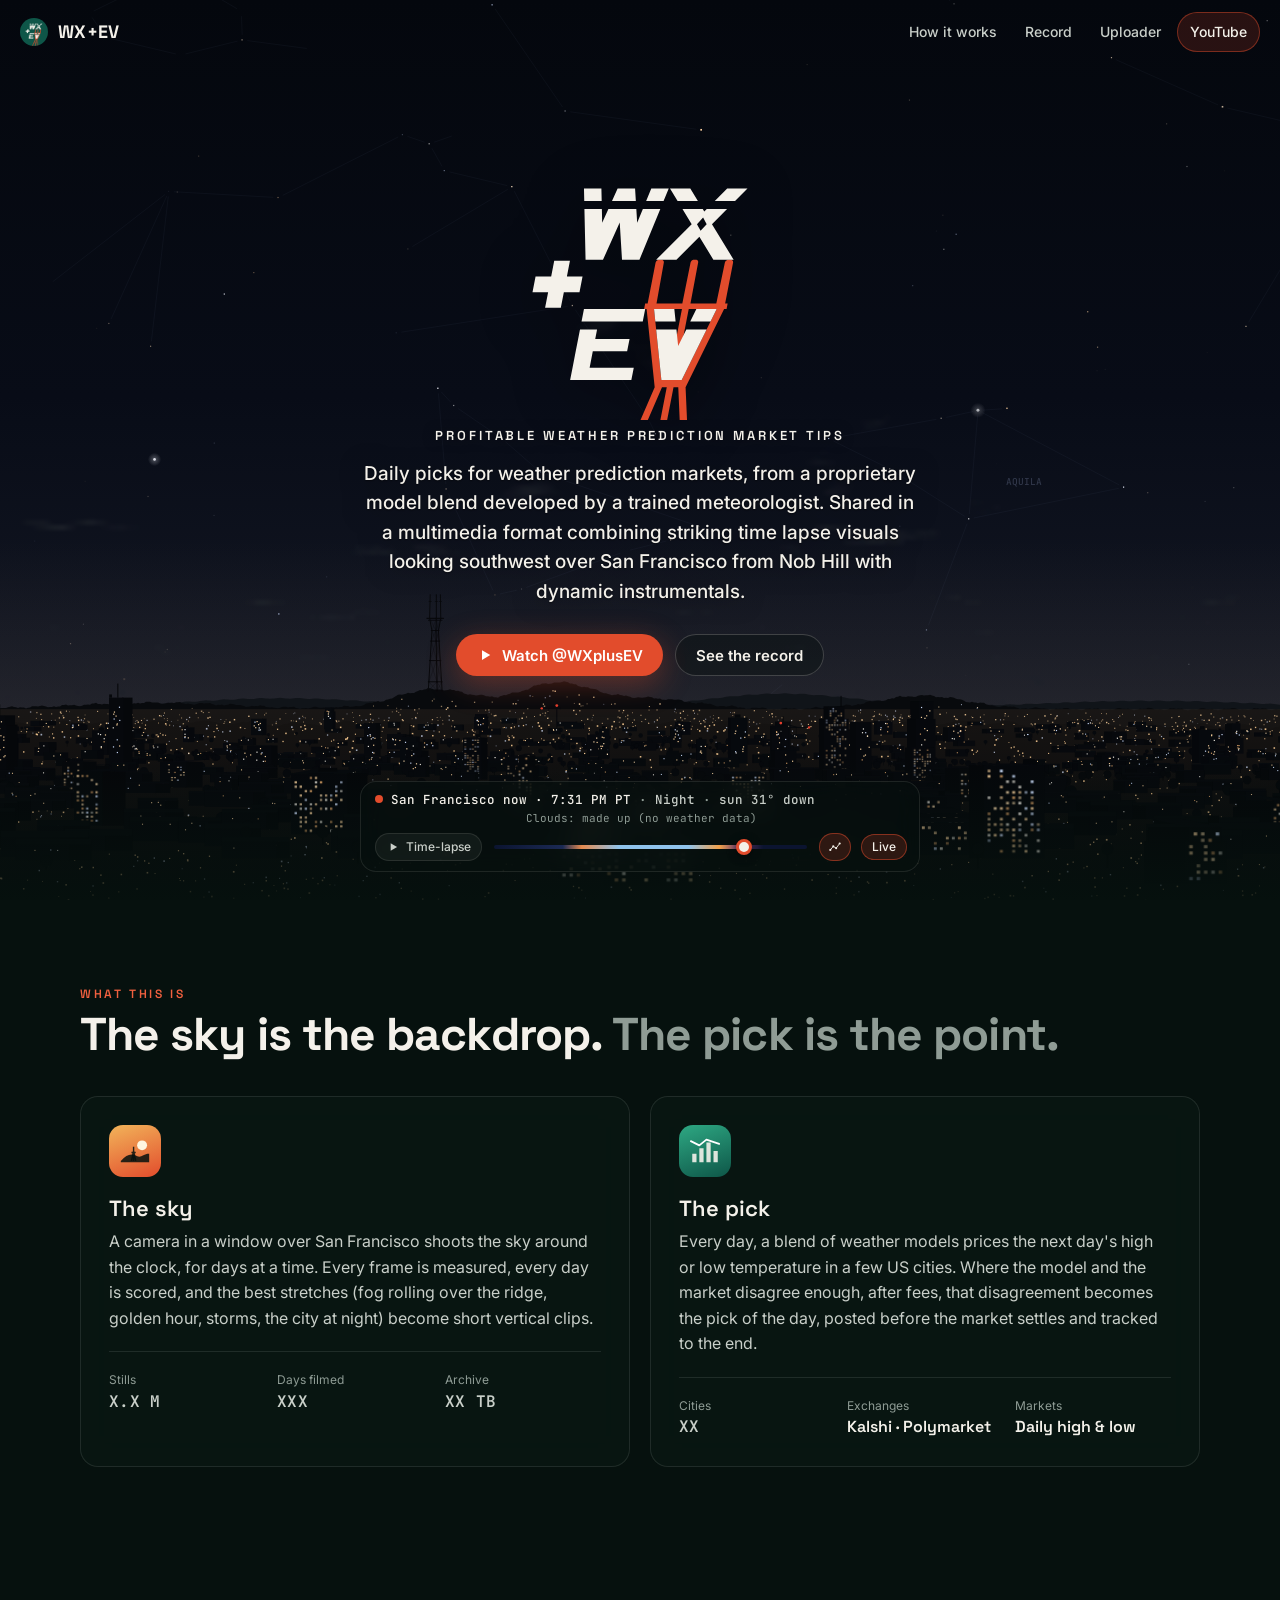
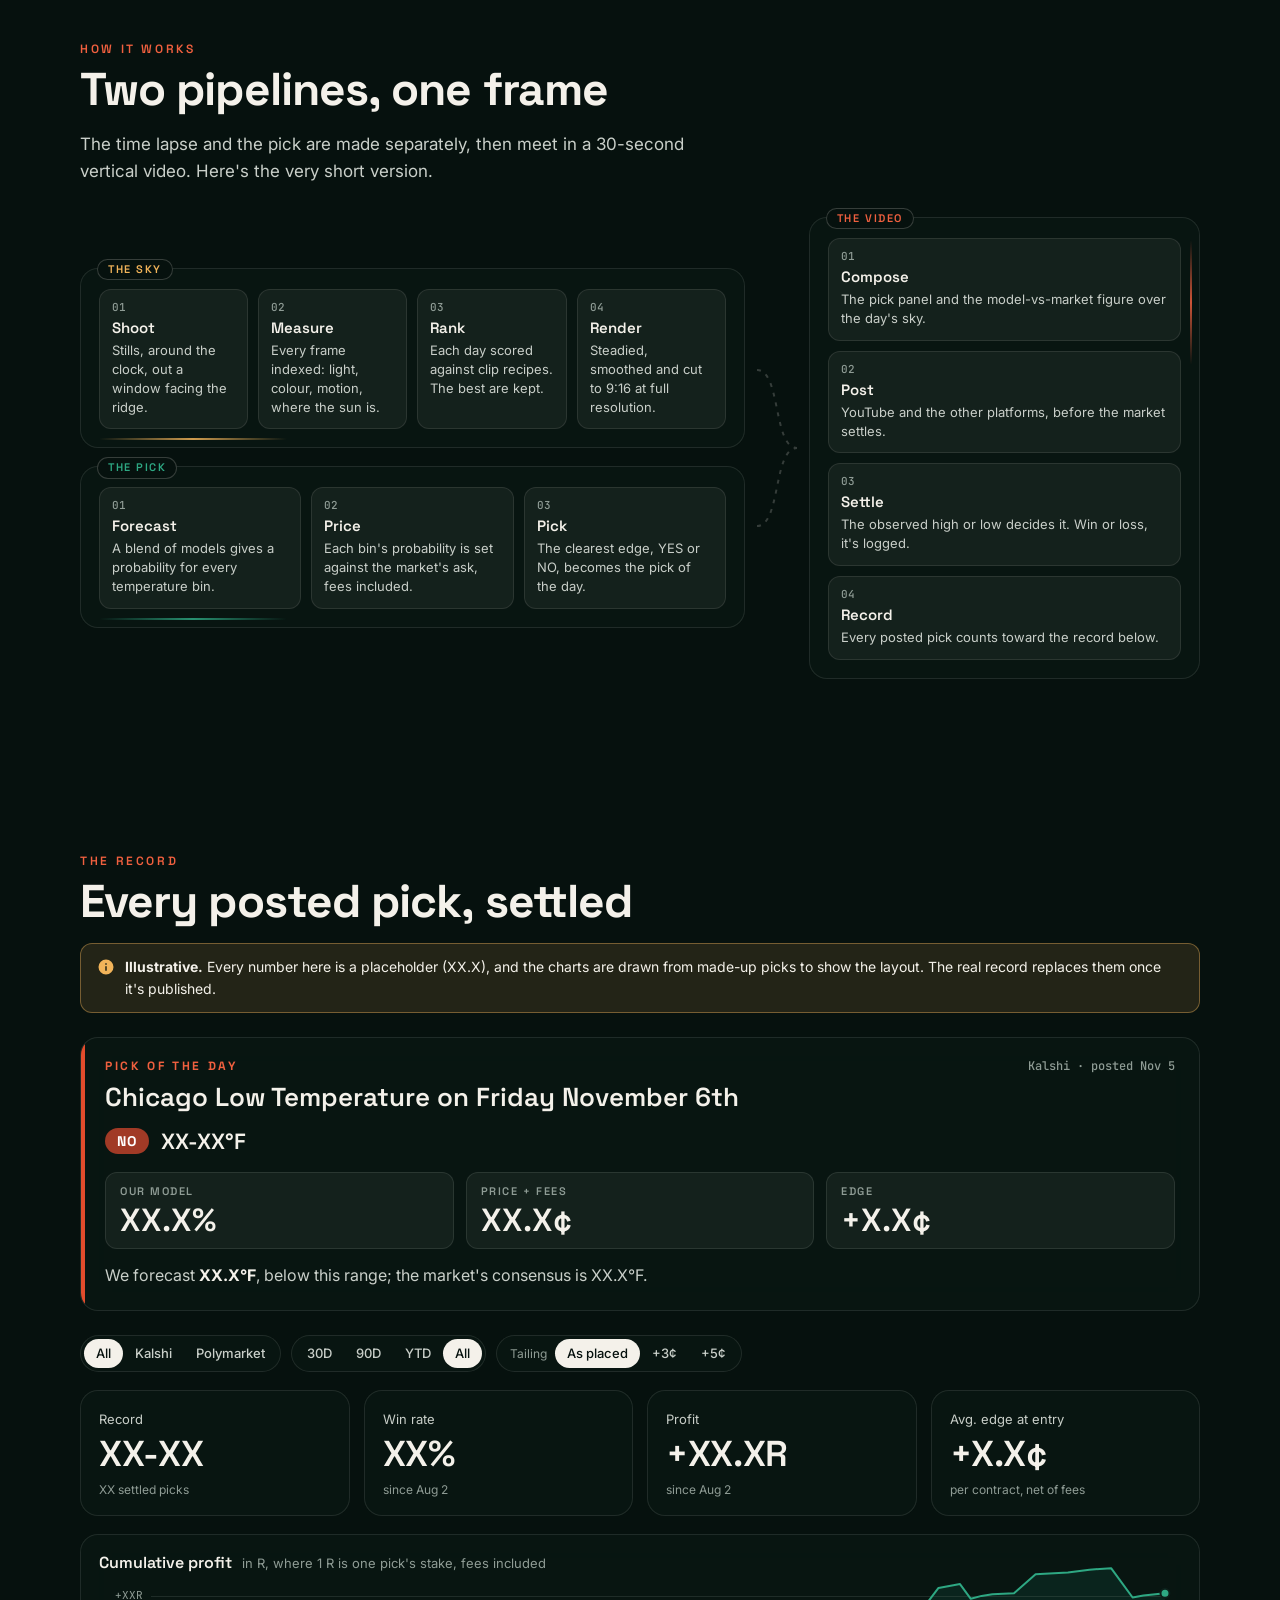
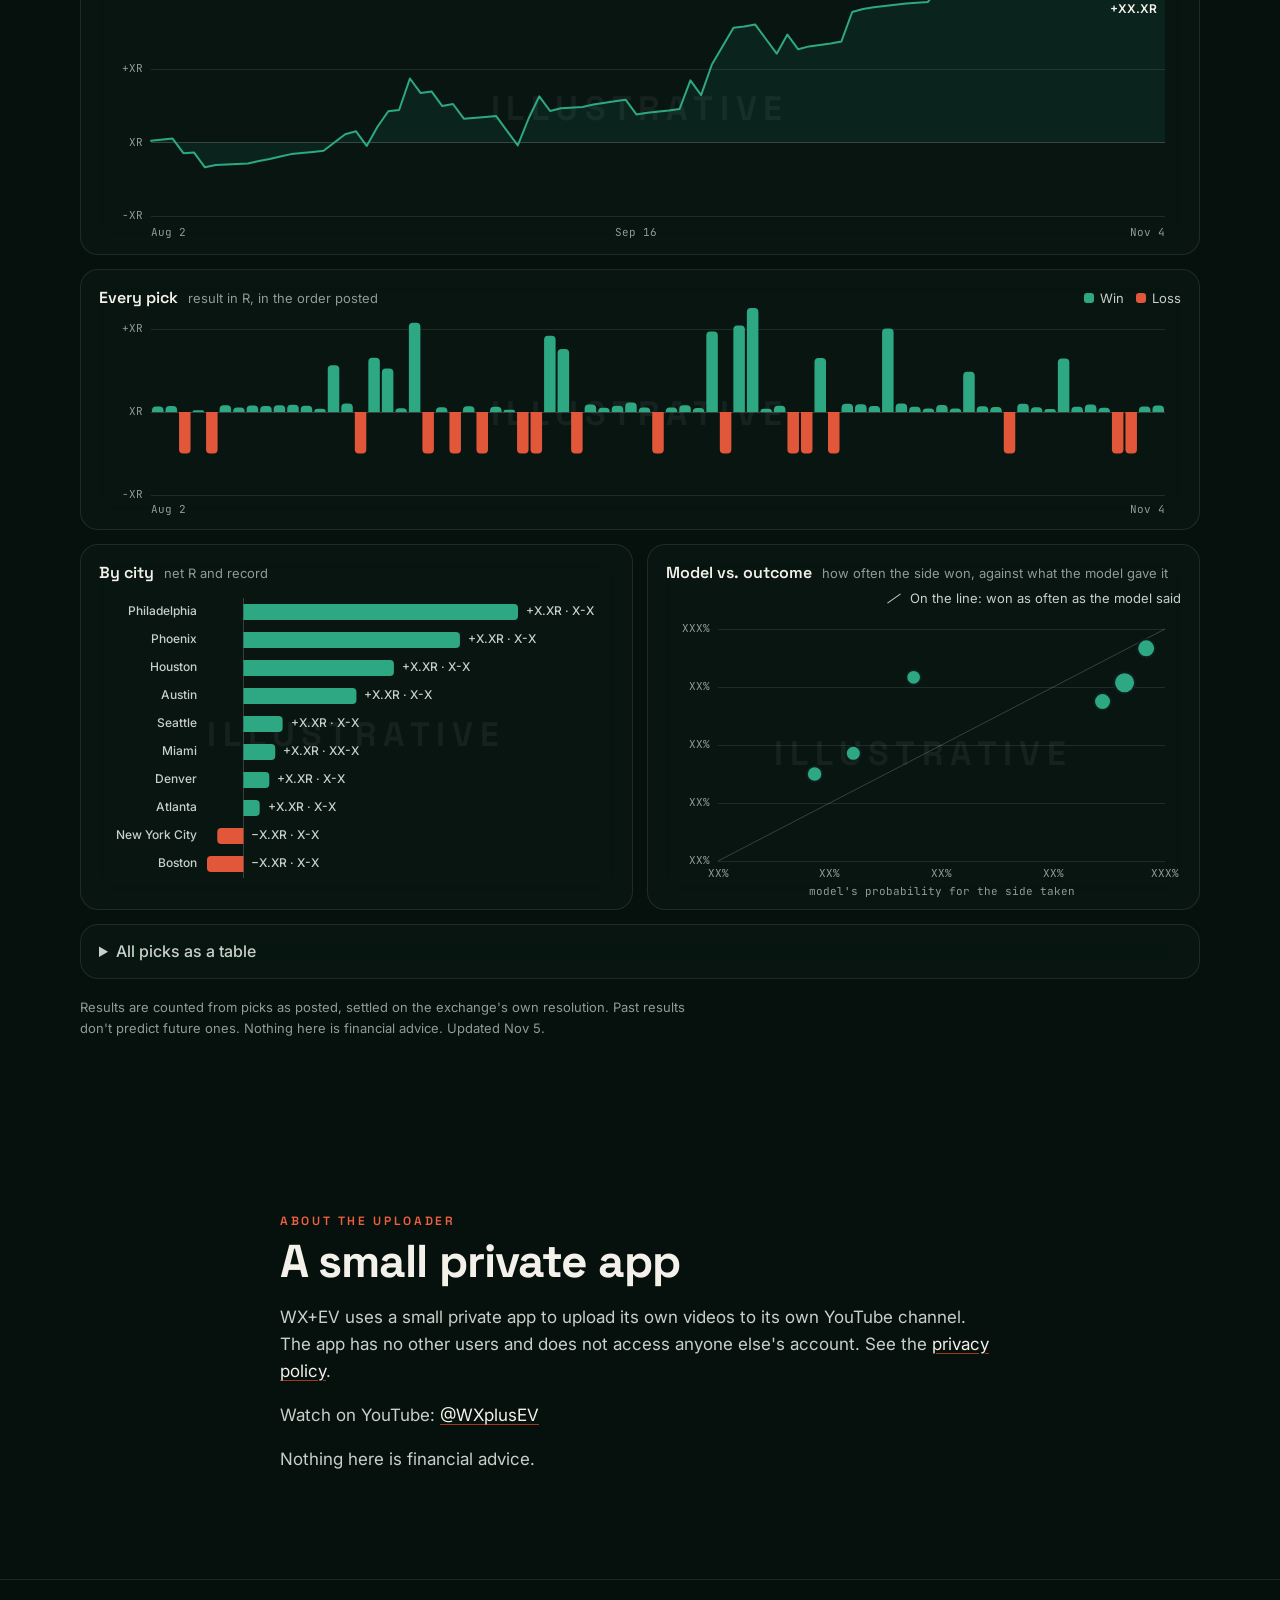
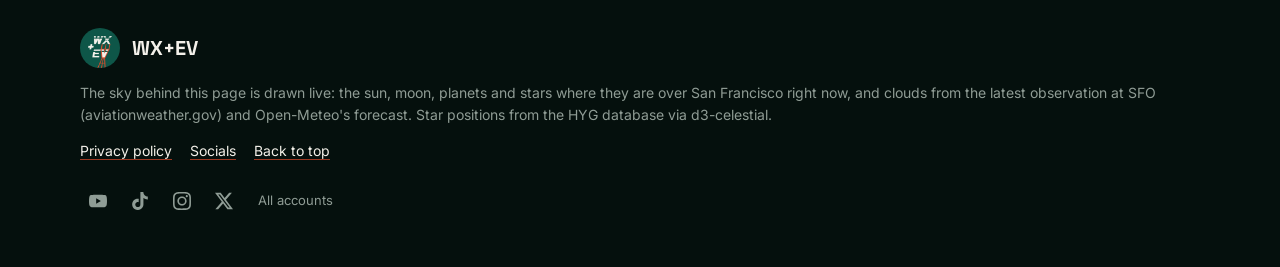
<file: index.html>
<!doctype html>
<html lang="en">
<head>
<meta charset="utf-8">
<meta name="viewport" content="width=device-width,initial-scale=1,viewport-fit=cover">
<title>WX+EV</title>
<meta name="description" content="WX+EV: daily picks for weather prediction markets from a proprietary model blend, shared over time lapses of the San Francisco sky.">
<meta name="theme-color" content="#06110e">
<meta property="og:type" content="website">
<meta property="og:title" content="WX+EV">
<meta property="og:description" content="Daily picks for weather prediction markets, shared over time lapses of the San Francisco sky.">
<meta property="og:image" content="https://hbb4.github.io/img/og.png">
<meta property="og:url" content="https://hbb4.github.io/">
<meta name="twitter:card" content="summary_large_image">
<link rel="icon" href="favicon.png">
<link rel="apple-touch-icon" href="img/apple-touch-icon.png">
<link rel="preconnect" href="https://fonts.googleapis.com">
<link rel="preconnect" href="https://fonts.gstatic.com" crossorigin>
<link rel="stylesheet" href="https://fonts.googleapis.com/css2?family=Inter:wght@400;500;600&family=JetBrains+Mono:wght@400;500&family=Space+Grotesk:wght@500;600;700&display=swap">
<link rel="stylesheet" href="style.css">
<script defer src="js/astro.js"></script>
<script defer src="js/weather.js"></script>
<script defer src="js/sky.js"></script>
<script defer src="js/record.js"></script>
<script defer src="js/icons.js"></script>
<script defer src="js/socials.js"></script>
</head>
<body class="home">
<canvas id="sky" aria-hidden="true"></canvas>
<div class="veil" aria-hidden="true"></div>

<nav class="topbar">
  <a class="brand" href="#top"><img src="favicon.png" alt="" width="28" height="28"><span>WX+EV</span></a>
  <div class="links">
    <a href="#how">How it works</a>
    <a href="#record">Record</a>
    <a href="#uploader">Uploader</a>
    <a class="yt" href="https://www.youtube.com/@WXplusEV" rel="noopener">YouTube</a>
  </div>
</nav>

<header class="hero" id="top">
  <div class="hero-inner">
    <img class="logo" src="img/logo.svg" alt="WX+EV logo" width="240" height="240">
    <h1 class="sr-only">WX+EV</h1>
    <p class="eyebrow">Profitable Weather Prediction Market Tips</p>
    <p class="lede">Daily picks for weather prediction markets, from a proprietary model blend developed by a trained meteorologist. Shared in a multimedia format combining striking time lapse visuals looking southwest over San Francisco from Nob&nbsp;Hill with dynamic instrumentals.</p>
    <div class="cta">
      <a class="btn btn-red" href="https://www.youtube.com/@WXplusEV" rel="noopener">
        <svg viewBox="0 0 24 24" width="18" height="18" aria-hidden="true"><path fill="currentColor" d="M8 5.5v13l11-6.5z"/></svg>
        Watch @WXplusEV
      </a>
      <a class="btn btn-ghost" href="#record">See the record</a>
    </div>
  </div>

  <div class="skybar" role="group" aria-label="Sky over San Francisco">
    <div class="readout">
      <span class="dot" id="sky-live-dot"></span>
      <span id="sky-time">San Francisco</span>
      <span class="sep">·</span>
      <span id="sky-phase">—</span>
      <span class="sep hide-sm">·</span>
      <span id="sky-sun" class="hide-sm">—</span>
    </div>
    <div class="wxline" id="sky-wx" aria-live="off"></div>
    <div class="scrub">
      <button type="button" id="sky-play" class="chip" aria-pressed="false" title="Time-lapse the day">
        <svg viewBox="0 0 24 24" width="14" height="14" aria-hidden="true"><path id="sky-play-icon" fill="currentColor" d="M8 5.5v13l11-6.5z"/></svg>
        <span>Time-lapse</span>
      </button>
      <input type="range" id="sky-range" min="0" max="1439" step="1" value="720" aria-label="Time of day in San Francisco">
      <button type="button" id="sky-guide" class="chip icon" aria-pressed="true" title="Constellations" aria-label="Show constellations">
        <svg viewBox="0 0 24 24" width="14" height="14" aria-hidden="true"><path fill="none" stroke="currentColor" stroke-width="1.6" stroke-linecap="round" d="M4 17l5-6 5 3 6-8"/><circle cx="4" cy="17" r="1.8" fill="currentColor"/><circle cx="9" cy="11" r="1.8" fill="currentColor"/><circle cx="14" cy="14" r="1.8" fill="currentColor"/><circle cx="20" cy="6" r="1.8" fill="currentColor"/></svg>
      </button>
      <button type="button" id="sky-live" class="chip" aria-pressed="true">Live</button>
    </div>
  </div>
</header>

<main>

<section class="band" id="what">
  <div class="wrap">
    <p class="kicker">What this is</p>
    <h2>The sky is the backdrop. <span class="accent">The pick is the point.</span></h2>
    <div class="duo">
      <article class="panel">
        <div class="panel-icon sky-icon" aria-hidden="true">
          <svg viewBox="0 0 48 48"><circle cx="34" cy="16" r="7"/><path d="M4 38c6-6 10-9 15-9s7 3 11 3 7-4 14-4v12H4z"/><path d="M22 38V18m-3 20 3-14 3 14m-6-12h6" class="tw"/></svg>
        </div>
        <h3>The sky</h3>
        <p>A camera in a window over San Francisco shoots the sky around the clock, for days at a time. Every frame is measured, every day is scored, and the best stretches (fog rolling over the ridge, golden hour, storms, the city at night) become short vertical clips.</p>
        <dl class="mini">
          <div><dt>Stills</dt><dd class="ph">X.X M</dd></div>
          <div><dt>Days filmed</dt><dd class="ph">XXX</dd></div>
          <div><dt>Archive</dt><dd class="ph">XX TB</dd></div>
        </dl>
      </article>
      <article class="panel">
        <div class="panel-icon pick-icon" aria-hidden="true">
          <svg viewBox="0 0 48 48"><path d="M6 40V28h6v12zm10 0V20h6v20zm10 0V12h6v28zm10 0V24h6v16z"/><path d="M4 10l12 6 10-8 18 6" class="ln"/></svg>
        </div>
        <h3>The pick</h3>
        <p>Every day, a blend of weather models prices the next day's high or low temperature in a few US cities. Where the model and the market disagree enough, after fees, that disagreement becomes the pick of the day, posted before the market settles and tracked to the end.</p>
        <dl class="mini">
          <div><dt>Cities</dt><dd class="ph">XX</dd></div>
          <div><dt>Exchanges</dt><dd>Kalshi · Polymarket</dd></div>
          <div><dt>Markets</dt><dd>Daily high &amp; low</dd></div>
        </dl>
      </article>
    </div>
  </div>
</section>

<section class="band" id="how">
  <div class="wrap">
    <p class="kicker">How it works</p>
    <h2>Two pipelines, one frame</h2>
    <p class="sub">The time lapse and the pick are made separately, then meet in a 30-second vertical video. Here's the very short version.</p>

    <div class="flow">
      <div class="lanes">
        <div class="lane" data-lane="sky">
          <span class="lane-label">The sky</span>
          <ol class="steps">
            <li><b>Shoot</b><span>Stills, around the clock, out a window facing the ridge.</span></li>
            <li><b>Measure</b><span>Every frame indexed: light, colour, motion, where the sun is.</span></li>
            <li><b>Rank</b><span>Each day scored against clip recipes. The best are kept.</span></li>
            <li><b>Render</b><span>Steadied, smoothed and cut to 9:16 at full resolution.</span></li>
          </ol>
        </div>
        <div class="lane" data-lane="pick">
          <span class="lane-label">The pick</span>
          <ol class="steps">
            <li><b>Forecast</b><span>A blend of models gives a probability for every temperature bin.</span></li>
            <li><b>Price</b><span>Each bin's probability is set against the market's ask, fees included.</span></li>
            <li><b>Pick</b><span>The clearest edge, YES or NO, becomes the pick of the day.</span></li>
          </ol>
        </div>
      </div>
      <div class="merge" aria-hidden="true"><svg viewBox="0 0 40 200" preserveAspectRatio="none"><path d="M0 40 C 24 40, 16 100, 40 100 M0 160 C 24 160, 16 100, 40 100"/></svg></div>
      <div class="lane" data-lane="video">
        <span class="lane-label">The video</span>
        <ol class="steps">
          <li><b>Compose</b><span>The pick panel and the model-vs-market figure over the day's sky.</span></li>
          <li><b>Post</b><span>YouTube and the other platforms, before the market settles.</span></li>
          <li><b>Settle</b><span>The observed high or low decides it. Win or loss, it's logged.</span></li>
          <li><b>Record</b><span>Every posted pick counts toward the record below.</span></li>
        </ol>
      </div>
    </div>
  </div>
</section>

<section class="band" id="record">
  <div class="wrap">
    <p class="kicker">The record</p>
    <h2>Every posted pick, settled</h2>
    <div class="notice" id="record-notice" hidden>
      <svg viewBox="0 0 24 24" width="18" height="18" aria-hidden="true"><path fill="currentColor" d="M12 2a10 10 0 1 0 0 20 10 10 0 0 0 0-20zm1 15h-2v-6h2zm0-8h-2V7h2z"/></svg>
      <span><b>Illustrative.</b> Every number here is a placeholder (XX.X), and the charts are drawn from made-up picks to show the layout. The real record replaces them once it's published.</span>
    </div>

    <div class="pick-card panel" id="latest" hidden>
      <div class="pc-head">
        <span class="pc-eyebrow">Pick of the day</span>
        <span class="pc-ex" id="pc-ex"></span>
      </div>
      <h3 class="pc-title" id="pc-title"></h3>
      <div class="pc-side"><span class="bubble" id="pc-side"></span><span class="pc-bin" id="pc-bin"></span></div>
      <div class="pc-nums">
        <div><span class="k">Our model</span><span class="v" id="pc-model"></span></div>
        <div><span class="k">Price + fees</span><span class="v" id="pc-cost"></span></div>
        <div><span class="k">Edge</span><span class="v edge" id="pc-edge"></span></div>
      </div>
      <p class="pc-line" id="pc-line"></p>
    </div>

    <div class="controls" role="group" aria-label="Filter the record">
      <div class="seg" data-key="exchange" aria-label="Exchange">
        <button type="button" data-v="all" aria-pressed="true">All</button>
        <button type="button" data-v="kalshi" aria-pressed="false">Kalshi</button>
        <button type="button" data-v="polymarket" aria-pressed="false">Polymarket</button>
      </div>
      <div class="seg" data-key="period" aria-label="Period">
        <button type="button" data-v="30" aria-pressed="false">30D</button>
        <button type="button" data-v="90" aria-pressed="false">90D</button>
        <button type="button" data-v="ytd" aria-pressed="false">YTD</button>
        <button type="button" data-v="all" aria-pressed="true">All</button>
      </div>
      <div class="seg" data-key="slip" aria-label="Tailing cost per contract" title="What a tailer pays on top: the same dollars at a worse price">
        <span class="seg-label">Tailing</span>
        <button type="button" data-v="0" aria-pressed="true">As placed</button>
        <button type="button" data-v="3" aria-pressed="false">+3¢</button>
        <button type="button" data-v="5" aria-pressed="false">+5¢</button>
      </div>
    </div>

    <div class="tiles" id="tiles">
      <div class="tile"><span class="label">Record</span><span class="value" id="t-record">—</span><span class="foot" id="t-record-foot"></span></div>
      <div class="tile"><span class="label">Win rate</span><span class="value" id="t-wr">—</span><span class="foot" id="t-wr-foot"></span></div>
      <div class="tile"><span class="label">Profit</span><span class="value" id="t-r">—</span><span class="foot" id="t-r-foot"></span></div>
      <div class="tile"><span class="label">Avg. edge at entry</span><span class="value" id="t-edge">—</span><span class="foot">per contract, net of fees</span></div>
    </div>

    <div class="charts">
      <figure class="chart panel wide">
        <figcaption><b>Cumulative profit</b><span>in R, where 1 R is one pick's stake, fees included</span></figcaption>
        <div class="plot" id="c-cum"></div>
      </figure>
      <figure class="chart panel wide">
        <figcaption><b>Every pick</b><span>result in R, in the order posted</span>
          <span class="legend"><i class="sw win"></i>Win <i class="sw loss"></i>Loss</span></figcaption>
        <div class="plot" id="c-picks"></div>
      </figure>
      <figure class="chart panel" data-needs="city">
        <figcaption><b>By city</b><span>net R and record</span></figcaption>
        <div class="plot" id="c-city"></div>
      </figure>
      <figure class="chart panel" data-needs="model_prob">
        <figcaption><b>Model vs. outcome</b><span>how often the side won, against what the model gave it</span>
          <span class="legend"><i class="diag"></i>On the line: won as often as the model said</span></figcaption>
        <div class="plot" id="c-cal"></div>
      </figure>
    </div>

    <details class="table-view panel">
      <summary>All picks as a table</summary>
      <div class="table-scroll"><table id="t-all"><thead></thead><tbody></tbody></table></div>
    </details>

    <p class="fine">Results are counted from picks as posted, settled on the exchange's own resolution. Past results don't predict future ones. Nothing here is financial advice. <span id="t-updated"></span></p>
  </div>
</section>

<section class="band" id="uploader">
  <div class="wrap narrow">
    <p class="kicker">About the uploader</p>
    <h2>A small private app</h2>
    <p>WX+EV uses a small private app to upload its own videos to its own YouTube channel. The app has no other users and does not access anyone else's account. See the <a href="privacy.html">privacy policy</a>.</p>
    <p>Watch on YouTube: <a href="https://www.youtube.com/@WXplusEV" rel="noopener">@WXplusEV</a></p>
    <p class="muted">Nothing here is financial advice.</p>
  </div>
</section>

</main>

<footer class="site-foot">
  <div class="wrap">
    <div class="foot-brand"><img src="avatar.png" alt="" width="40" height="40"><span>WX+EV</span></div>
    <p class="muted">The sky behind this page is drawn live: the sun, moon, planets and stars where they are over San Francisco right now, and clouds from the latest observation at SFO (aviationweather.gov) and Open-Meteo's forecast. Star positions from the HYG database via d3-celestial.</p>
    <nav><a href="privacy.html">Privacy policy</a><a href="socials.html">Socials</a><a href="#top">Back to top</a></nav>
    <div class="social-row" id="social-row" aria-label="WX+EV on other platforms"></div>
  </div>
</footer>
</body>
</html>
</file>
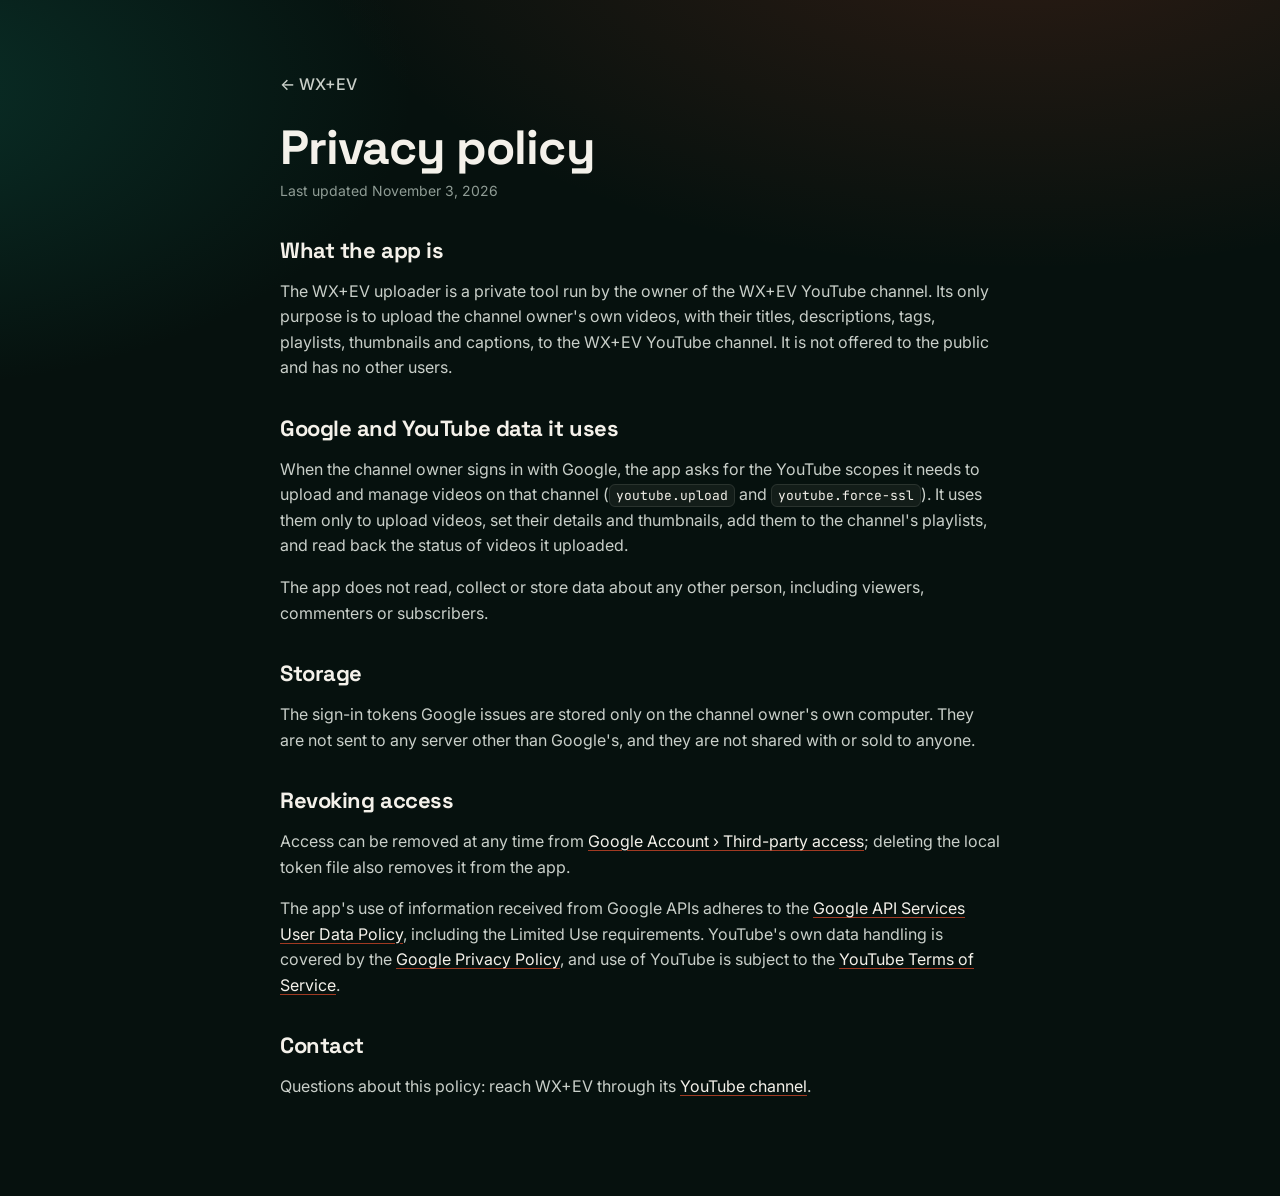
<file: privacy.html>
<!doctype html>
<html lang="en">
<head>
<meta charset="utf-8">
<meta name="viewport" content="width=device-width,initial-scale=1">
<meta name="theme-color" content="#06110e">
<title>WX+EV Privacy Policy</title>
<link rel="icon" href="favicon.png">
<link rel="preconnect" href="https://fonts.googleapis.com">
<link rel="preconnect" href="https://fonts.gstatic.com" crossorigin>
<link rel="stylesheet" href="https://fonts.googleapis.com/css2?family=Inter:wght@400;500;600&family=JetBrains+Mono:wght@400;500&family=Space+Grotesk:wght@500;600;700&display=swap">
<link rel="stylesheet" href="style.css">
</head>
<body class="plain">
<main>
<p><a href="./">&larr; WX+EV</a></p>
<h1>Privacy policy</h1>
<p class="tag">Last updated November 3, 2026</p>

<h2>What the app is</h2>
<p>The WX+EV uploader is a private tool run by the owner of the WX+EV YouTube channel. Its only purpose is to upload the channel owner's own videos, with their titles, descriptions, tags, playlists, thumbnails and captions, to the WX+EV YouTube channel. It is not offered to the public and has no other users.</p>

<h2>Google and YouTube data it uses</h2>
<p>When the channel owner signs in with Google, the app asks for the YouTube scopes it needs to upload and manage videos on that channel (<code>youtube.upload</code> and <code>youtube.force-ssl</code>). It uses them only to upload videos, set their details and thumbnails, add them to the channel's playlists, and read back the status of videos it uploaded.</p>
<p>The app does not read, collect or store data about any other person, including viewers, commenters or subscribers.</p>

<h2>Storage</h2>
<p>The sign-in tokens Google issues are stored only on the channel owner's own computer. They are not sent to any server other than Google's, and they are not shared with or sold to anyone.</p>

<h2>Revoking access</h2>
<p>Access can be removed at any time from <a href="https://myaccount.google.com/permissions">Google Account &rsaquo; Third-party access</a>; deleting the local token file also removes it from the app.</p>
<p>The app's use of information received from Google APIs adheres to the <a href="https://developers.google.com/terms/api-services-user-data-policy">Google API Services User Data Policy</a>, including the Limited Use requirements. YouTube's own data handling is covered by the <a href="https://policies.google.com/privacy">Google Privacy Policy</a>, and use of YouTube is subject to the <a href="https://www.youtube.com/t/terms">YouTube Terms of Service</a>.</p>

<h2>Contact</h2>
<p>Questions about this policy: reach WX+EV through its <a href="https://www.youtube.com/@WXplusEV" rel="noopener">YouTube channel</a>.</p>
</main>
</body>
</html>
</file>
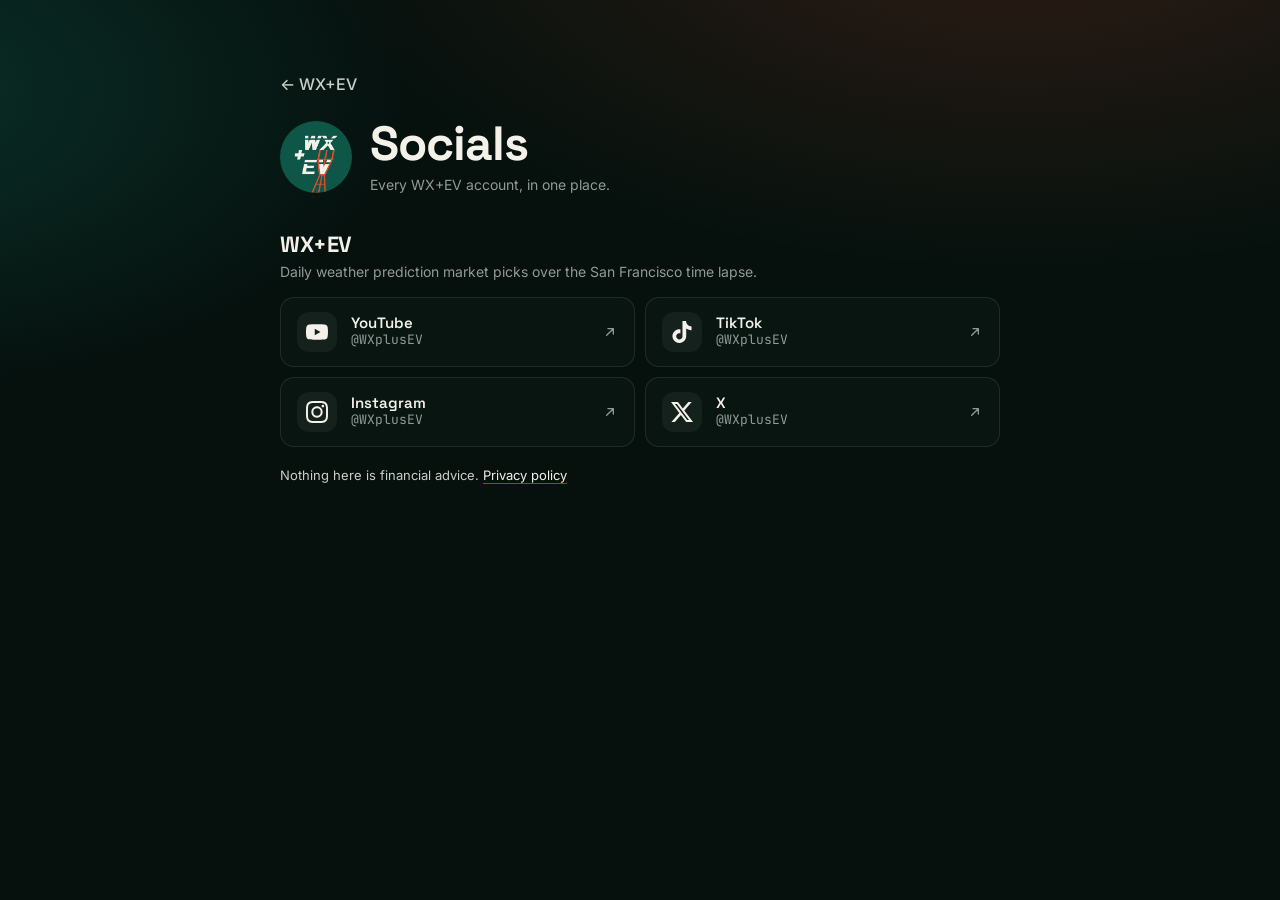
<file: socials.html>
<!doctype html>
<html lang="en">
<head>
<meta charset="utf-8">
<meta name="viewport" content="width=device-width,initial-scale=1">
<meta name="theme-color" content="#06110e">
<title>WX+EV Socials</title>
<meta name="description" content="Where to find WX+EV: YouTube, TikTok, Instagram, Facebook, X and more.">
<link rel="icon" href="favicon.png">
<link rel="preconnect" href="https://fonts.googleapis.com">
<link rel="preconnect" href="https://fonts.gstatic.com" crossorigin>
<link rel="stylesheet" href="https://fonts.googleapis.com/css2?family=Inter:wght@400;500;600&family=JetBrains+Mono:wght@400;500&family=Space+Grotesk:wght@500;600;700&display=swap">
<link rel="stylesheet" href="style.css">
<script defer src="js/icons.js"></script>
<script defer src="js/socials.js"></script>
</head>
<body class="plain">
<main>
<p><a href="./">&larr; WX+EV</a></p>
<header class="soc-head">
  <img src="avatar.png" alt="WX+EV logo" width="72" height="72">
  <div><h1>Socials</h1><p class="tag">Every WX+EV account, in one place.</p></div>
</header>
<div id="social-list"><noscript><p>Watch on YouTube: <a href="https://www.youtube.com/@WXplusEV">@WXplusEV</a></p></noscript></div>
<p class="fine">Nothing here is financial advice. <a href="privacy.html">Privacy policy</a></p>
</main>
</body>
</html>
</file>
<file: style.css>
/* WX+EV — hbb4.github.io
   Brand: ink #F4F1EA, tower red #E24C2C, green #0E5648 (branding/wxplusev/README.md). The site is dark by design:
   it sits under a live night/day sky, so every panel carries its own dark glass for legibility. */

:root {
  color-scheme: dark;
  --bg: #06110e;
  --panel: rgba(10, 24, 20, 0.74);
  --panel-solid: #0d1f1a;
  --panel-2: rgba(244, 241, 234, 0.05);
  --line: rgba(244, 241, 234, 0.10);
  --line-2: rgba(244, 241, 234, 0.20);
  --ink: #f4f1ea;
  --ink-2: #c9cfc9;
  --muted: #8f9c95;
  --red: #e24c2c;
  --red-hi: #f0603f;
  --green: #0e5648;
  --win: #2ea883;     /* validated against --panel-solid (dark): CVD ΔE 9.5, contrast >= 3:1 */
  --loss: #e2563a;
  --gold: #f2b45a;
  --radius: 18px;
  --display: "Space Grotesk", ui-sans-serif, system-ui, sans-serif;
  --body: "Inter", ui-sans-serif, system-ui, -apple-system, "Segoe UI", sans-serif;
  --mono: "JetBrains Mono", ui-monospace, SFMono-Regular, Menlo, monospace;
}

*, *::before, *::after { box-sizing: border-box; }
html { scroll-behavior: smooth; -webkit-text-size-adjust: 100%; }
body {
  margin: 0; background: var(--bg); color: var(--ink);
  font: 400 16px/1.6 var(--body);
  -webkit-font-smoothing: antialiased; overflow-x: hidden;
}
a { color: var(--ink); text-decoration-color: rgba(226, 76, 44, 0.7); text-underline-offset: 3px; }
a:hover { color: #fff; text-decoration-color: var(--red); }
img { max-width: 100%; }
.sr-only { position: absolute; width: 1px; height: 1px; overflow: hidden; clip: rect(0 0 0 0); white-space: nowrap; }
.muted { color: var(--muted); }
:focus-visible { outline: 2px solid var(--gold); outline-offset: 3px; border-radius: 6px; }

/* ---------- the sky ---------- */
#sky { position: fixed; inset: 0; width: 100%; height: 100%; z-index: 0; display: block; }
.veil {
  position: fixed; inset: 0; z-index: 1; pointer-events: none;
  background: linear-gradient(180deg, rgba(6, 17, 14, 0.25), rgba(6, 17, 14, 0.92));
  opacity: var(--veil, 0); transition: opacity 0.2s linear;
}
.topbar, .hero, main, .site-foot { position: relative; z-index: 2; }

/* ---------- top bar ---------- */
.topbar {
  position: fixed; top: 0; left: 0; right: 0; z-index: 10;
  display: flex; align-items: center; justify-content: space-between; gap: 16px;
  padding: max(12px, env(safe-area-inset-top)) max(20px, env(safe-area-inset-right)) 12px max(20px, env(safe-area-inset-left));
  transition: background 0.3s, backdrop-filter 0.3s, border-color 0.3s;
  border-bottom: 1px solid transparent;
}
.topbar.solid { background: rgba(6, 17, 14, 0.72); backdrop-filter: blur(14px); -webkit-backdrop-filter: blur(14px); border-bottom-color: var(--line); }
.brand { display: flex; align-items: center; gap: 10px; text-decoration: none; font: 700 18px/1 var(--display); letter-spacing: 0.02em; }
.brand img { border-radius: 50%; }
.links { display: flex; align-items: center; gap: 4px; }
.links a { text-decoration: none; color: var(--ink-2); font-size: 14px; font-weight: 500; padding: 8px 12px; border-radius: 999px; }
.links a:hover { color: var(--ink); background: var(--panel-2); }
.links a.yt { color: var(--ink); background: rgba(226, 76, 44, 0.16); border: 1px solid rgba(226, 76, 44, 0.45); }
.links a.yt:hover { background: rgba(226, 76, 44, 0.3); }
@media (max-width: 640px) { .links a:not(.yt) { display: none; } }

/* ---------- hero ---------- */
.hero { min-height: 100svh; display: flex; flex-direction: column; justify-content: center; align-items: center; padding: 96px 16px 150px; text-align: center; }
.hero-inner { max-width: 720px; display: flex; flex-direction: column; align-items: center; }
.logo { width: clamp(150px, 26vw, 250px); height: auto; filter: drop-shadow(0 8px 30px rgba(0, 0, 0, 0.45)); animation: rise 1.2s cubic-bezier(.2,.7,.2,1) both; }
.eyebrow {
  margin: 8px 0 0; font: 600 13px/1.3 var(--display); letter-spacing: 0.22em; text-transform: uppercase;
  color: var(--ink); text-shadow: 0 1px 12px rgba(0, 0, 0, 0.6); animation: rise 1.2s 0.1s cubic-bezier(.2,.7,.2,1) both;
}
.lede {
  margin: 14px 0 0; font: 500 clamp(16px, 1.9vw, 19px)/1.55 var(--body); color: var(--ink);
  text-shadow: 0 1px 2px rgba(0, 0, 0, 0.5), 0 2px 24px rgba(0, 0, 0, 0.55); max-width: 46ch;
  animation: rise 1.2s 0.2s cubic-bezier(.2,.7,.2,1) both;
}
.cta { display: flex; flex-wrap: wrap; gap: 12px; justify-content: center; margin-top: 28px; animation: rise 1.2s 0.3s cubic-bezier(.2,.7,.2,1) both; }
.btn {
  display: inline-flex; align-items: center; gap: 8px; padding: 12px 20px; border-radius: 999px;
  font: 600 15px/1 var(--body); text-decoration: none; transition: transform 0.15s, background 0.2s, box-shadow 0.2s;
}
.btn:hover { transform: translateY(-1px); }
.btn-red { background: var(--red); color: #fff; box-shadow: 0 8px 30px rgba(226, 76, 44, 0.35); }
.btn-red:hover { background: var(--red-hi); color: #fff; }
.btn-ghost { color: var(--ink); background: rgba(6, 17, 14, 0.35); border: 1px solid var(--line-2); backdrop-filter: blur(8px); -webkit-backdrop-filter: blur(8px); }
.btn-ghost:hover { background: rgba(6, 17, 14, 0.55); }
@keyframes rise { from { opacity: 0; transform: translateY(14px); } to { opacity: 1; transform: none; } }

.skybar {
  position: absolute; left: 50%; bottom: max(28px, env(safe-area-inset-bottom)); transform: translateX(-50%);
  width: min(560px, calc(100% - 32px)); padding: 10px 12px 10px 14px; border-radius: 16px;
  background: rgba(6, 17, 14, 0.5); border: 1px solid var(--line); backdrop-filter: blur(12px); -webkit-backdrop-filter: blur(12px);
  display: flex; flex-direction: column; gap: 8px;
}
.readout { display: flex; align-items: center; gap: 8px; font: 500 12.5px/1.2 var(--mono); color: var(--ink-2); white-space: nowrap; overflow: hidden; }
.readout .sep { color: var(--muted); }
.readout #sky-time { color: var(--ink); }
.wxline { font: 400 11px/1.3 var(--mono); color: var(--muted); white-space: nowrap; overflow: hidden; text-overflow: ellipsis; margin-top: -4px; }
.wxline:empty { display: none; }
.chip.icon { padding: 6px 8px; }
.dot { width: 8px; height: 8px; border-radius: 50%; background: var(--muted); flex: none; }
.dot.live { background: var(--red); box-shadow: 0 0 0 0 rgba(226, 76, 44, 0.6); animation: pulse 2s infinite; }
@keyframes pulse { 0% { box-shadow: 0 0 0 0 rgba(226, 76, 44, 0.55); } 70% { box-shadow: 0 0 0 8px rgba(226, 76, 44, 0); } 100% { box-shadow: 0 0 0 0 rgba(226, 76, 44, 0); } }
.scrub { display: flex; align-items: center; gap: 10px; }
.chip {
  display: inline-flex; align-items: center; gap: 6px; padding: 6px 10px; border-radius: 999px; cursor: pointer;
  font: 500 12px/1 var(--body); color: var(--ink-2); background: var(--panel-2); border: 1px solid var(--line);
}
.chip:hover { color: var(--ink); border-color: var(--line-2); }
.chip[aria-pressed="true"] { color: var(--ink); background: rgba(226, 76, 44, 0.18); border-color: rgba(226, 76, 44, 0.5); }
input[type="range"] { flex: 1; min-width: 0; appearance: none; -webkit-appearance: none; background: transparent; height: 24px; cursor: pointer; }
input[type="range"]::-webkit-slider-runnable-track {
  height: 4px; border-radius: 4px;
  background: linear-gradient(90deg, #0b1430 0%, #1b2a55 22%, #e58a4e 28%, #8fc3ec 40%, #8fc3ec 62%, #f1a04a 72%, #6a3d72 78%, #0b1430 86%, #0b1430 100%);
}
input[type="range"]::-moz-range-track { height: 4px; border-radius: 4px; background: linear-gradient(90deg, #0b1430 0%, #1b2a55 22%, #e58a4e 28%, #8fc3ec 40%, #8fc3ec 62%, #f1a04a 72%, #6a3d72 78%, #0b1430 86%, #0b1430 100%); }
input[type="range"]::-webkit-slider-thumb { -webkit-appearance: none; width: 16px; height: 16px; margin-top: -6px; border-radius: 50%; background: var(--ink); border: 3px solid var(--red); box-shadow: 0 2px 8px rgba(0,0,0,.5); }
input[type="range"]::-moz-range-thumb { width: 12px; height: 12px; border-radius: 50%; background: var(--ink); border: 3px solid var(--red); }


/* ---------- sections ---------- */
.band { padding: clamp(56px, 7vw, 88px) 0; }
.wrap { width: min(1120px, 100% - 32px); margin: 0 auto; }
.wrap.narrow { width: min(720px, 100% - 32px); }
.kicker { margin: 0 0 10px; font: 600 12px/1 var(--display); letter-spacing: 0.22em; text-transform: uppercase; color: var(--red-hi); }
h2 { margin: 0 0 16px; font: 700 clamp(28px, 4.6vw, 46px)/1.08 var(--display); letter-spacing: -0.02em; text-wrap: balance; }
h2 .accent { color: var(--muted); }
h3 { margin: 0 0 8px; font: 600 22px/1.2 var(--display); }
.sub { margin: 0 0 32px; max-width: 60ch; color: var(--ink-2); font-size: 17px; }
.panel {
  background: var(--panel); border: 1px solid var(--line); border-radius: var(--radius);
  backdrop-filter: blur(18px) saturate(1.2); -webkit-backdrop-filter: blur(18px) saturate(1.2);
}

/* what */
.duo { display: grid; grid-template-columns: repeat(2, minmax(0, 1fr)); gap: 20px; margin-top: 36px; }
.duo .panel { padding: 28px; }
.duo p { color: var(--ink-2); margin: 0 0 20px; }
.panel-icon { width: 52px; height: 52px; border-radius: 14px; display: grid; place-items: center; margin-bottom: 18px; }
.panel-icon svg { width: 34px; height: 34px; }
.sky-icon { background: linear-gradient(160deg, #f2b45a, #e24c2c); }
.sky-icon circle { fill: #fff6df; } .sky-icon path { fill: rgba(6, 17, 14, 0.85); } .sky-icon .tw { fill: none; stroke: rgba(6,17,14,.85); stroke-width: 2; }
.pick-icon { background: linear-gradient(160deg, #2ea883, #0e5648); }
.pick-icon path { fill: rgba(244, 241, 234, 0.9); } .pick-icon .ln { fill: none; stroke: #fff; stroke-width: 2.5; stroke-linecap: round; stroke-linejoin: round; }
.mini { display: grid; grid-template-columns: repeat(3, minmax(0, 1fr)); gap: 12px; margin: 0; padding-top: 18px; border-top: 1px solid var(--line); }
.mini dt { font-size: 12px; color: var(--muted); }
.mini dd { margin: 2px 0 0; font: 600 16px/1.3 var(--display); }
.ph { font-family: var(--mono) !important; letter-spacing: 0.02em; color: var(--ink-2); }
@media (max-width: 820px) { .duo { grid-template-columns: 1fr; } }

/* how: the flow */
.flow { display: grid; grid-template-columns: minmax(0, 1.7fr) 40px minmax(0, 1fr); align-items: center; gap: 0 12px; }
.lanes { display: grid; gap: 18px; }
.lane { position: relative; padding: 20px 18px 18px; border-radius: var(--radius); background: var(--panel); border: 1px solid var(--line); backdrop-filter: blur(18px); -webkit-backdrop-filter: blur(18px); }
.lane-label { position: absolute; top: -10px; left: 16px; padding: 3px 10px; border-radius: 999px; font: 600 11px/1.2 var(--display); letter-spacing: 0.14em; text-transform: uppercase; background: var(--bg); border: 1px solid var(--line-2); }
.lane[data-lane="sky"] .lane-label { color: var(--gold); }
.lane[data-lane="pick"] .lane-label { color: var(--win); }
.lane[data-lane="video"] .lane-label { color: var(--red-hi); }
.steps { list-style: none; margin: 0; padding: 0; display: grid; grid-auto-flow: column; grid-auto-columns: minmax(0, 1fr); gap: 10px; counter-reset: s; }
.lane[data-lane="video"] .steps { grid-auto-flow: row; }
.steps li { position: relative; padding: 12px 12px 12px; border-radius: 12px; background: var(--panel-2); border: 1px solid var(--line); counter-increment: s; }
.steps li b { display: block; font: 600 15px/1.2 var(--display); margin-bottom: 4px; }
.steps li b::before { content: counter(s, decimal-leading-zero); display: block; font: 500 11px/1 var(--mono); color: var(--muted); margin-bottom: 6px; }
.steps li span { display: block; font-size: 13px; line-height: 1.45; color: var(--ink-2); }
/* a pulse travelling along each lane */
.lane::after {
  content: ""; position: absolute; left: 18px; right: 18px; bottom: 7px; height: 2px; border-radius: 2px;
  background: linear-gradient(90deg, transparent, var(--c, var(--gold)), transparent) no-repeat;
  background-size: 30% 100%; animation: flow 3.6s linear infinite; opacity: 0.85;
}
.lane[data-lane="pick"]::after { --c: var(--win); animation-delay: -1.2s; }
.lane[data-lane="video"]::after { --c: var(--red-hi); left: auto; right: 7px; top: 22px; bottom: 22px; width: 2px; height: auto; background: linear-gradient(180deg, transparent, var(--red-hi), transparent) no-repeat; background-size: 100% 30%; animation-name: flow-v; }
@keyframes flow { from { background-position: -40% 0; } to { background-position: 140% 0; } }
@keyframes flow-v { from { background-position: 0 -40%; } to { background-position: 0 140%; } }
.merge svg { width: 40px; height: 100%; min-height: 260px; display: block; }
.merge path { fill: none; stroke: var(--line-2); stroke-width: 2; stroke-dasharray: 4 6; animation: dash 1.2s linear infinite; vector-effect: non-scaling-stroke; }
@keyframes dash { to { stroke-dashoffset: -20; } }
@media (max-width: 920px) {
  .flow { grid-template-columns: 1fr; gap: 18px; }
  .merge { display: none; }
  .steps { grid-auto-flow: row; }
  .steps li { padding-left: 52px; }
  .steps li b::before { position: absolute; left: 14px; top: 14px; }
  .lane::after { left: auto; right: 7px; top: 22px; bottom: 22px; width: 2px; height: auto; background: linear-gradient(180deg, transparent, var(--c, var(--gold)), transparent) no-repeat; background-size: 100% 30%; animation-name: flow-v; }
}

/* record */
.notice { display: flex; gap: 10px; align-items: flex-start; padding: 12px 16px; margin: 4px 0 24px; border-radius: 12px; color: var(--ink); background: rgba(242, 180, 90, 0.12); border: 1px solid rgba(242, 180, 90, 0.4); font-size: 14px; }
.notice svg { color: var(--gold); flex: none; margin-top: 2px; }

.pick-card { padding: 22px 24px; margin-bottom: 24px; position: relative; overflow: hidden; }
.pick-card::before { content: ""; position: absolute; inset: 0 auto 0 0; width: 4px; background: var(--red); }
.pc-head { display: flex; justify-content: space-between; align-items: center; gap: 12px; }
.pc-eyebrow { font: 700 12px/1 var(--display); letter-spacing: 0.22em; text-transform: uppercase; color: var(--red-hi); }
.pc-ex { font: 500 12px/1 var(--mono); color: var(--muted); }
.pc-title { margin: 10px 0 14px; font-size: clamp(20px, 2.6vw, 26px); }
.pc-side { display: flex; align-items: center; gap: 12px; margin-bottom: 18px; }
.bubble { padding: 6px 12px; border-radius: 999px; font: 700 14px/1 var(--display); letter-spacing: 0.06em; color: #fff; }
.bubble.yes { background: #1f7a5f; } .bubble.no { background: #a13a26; }
.pc-bin { font: 600 22px/1 var(--display); }
.pc-nums { display: grid; grid-template-columns: repeat(3, minmax(0, 1fr)); gap: 12px; }
.pc-nums > div { padding: 12px 14px; border-radius: 12px; background: var(--panel-2); border: 1px solid var(--line); }
.pc-nums .k { display: block; font: 600 11px/1.2 var(--display); letter-spacing: 0.14em; text-transform: uppercase; color: var(--muted); }
.pc-nums .v { display: block; margin-top: 6px; font: 600 clamp(22px, 3.4vw, 32px)/1 var(--display); font-variant-numeric: tabular-nums; }
.pc-line { margin: 14px 0 0; color: var(--ink-2); }
.pc-line b { color: var(--ink); }

.controls { display: flex; flex-wrap: wrap; gap: 10px; margin-bottom: 18px; }
.seg { display: inline-flex; align-items: center; padding: 3px; border-radius: 999px; background: var(--panel); border: 1px solid var(--line); backdrop-filter: blur(12px); -webkit-backdrop-filter: blur(12px); }
.seg-label { padding: 0 8px 0 10px; font-size: 12px; color: var(--muted); }
.seg button { border: 0; background: transparent; color: var(--ink-2); font: 500 13px/1 var(--body); padding: 8px 12px; border-radius: 999px; cursor: pointer; }
.seg button:hover { color: var(--ink); }
.seg button[aria-pressed="true"] { background: var(--ink); color: var(--bg); }

.tiles { display: grid; grid-template-columns: repeat(4, minmax(0, 1fr)); gap: 14px; margin-bottom: 18px; }
.tile { padding: 18px 18px 16px; border-radius: var(--radius); background: var(--panel); border: 1px solid var(--line); backdrop-filter: blur(18px); -webkit-backdrop-filter: blur(18px); display: flex; flex-direction: column; min-width: 0; }
.tile .label { font-size: 13px; color: var(--ink-2); }
.tile .value { margin-top: 6px; font: 600 clamp(26px, 3.6vw, 36px)/1.05 var(--display); font-variant-numeric: tabular-nums; letter-spacing: -0.01em; white-space: nowrap; overflow: hidden; text-overflow: ellipsis; }
.tile .foot { margin-top: 6px; font-size: 12px; color: var(--muted); }
@media (max-width: 820px) { .tiles { grid-template-columns: repeat(2, minmax(0, 1fr)); } .pc-nums { grid-template-columns: 1fr; } .pc-nums > div { display: flex; justify-content: space-between; align-items: baseline; } .pc-nums .v { margin: 0; } }

.charts { display: grid; grid-template-columns: repeat(2, minmax(0, 1fr)); gap: 14px; }
.chart { margin: 0; padding: 18px 18px 12px; min-width: 0; }
.chart.wide { grid-column: 1 / -1; }
.chart figcaption { display: flex; flex-wrap: wrap; align-items: baseline; gap: 4px 10px; margin-bottom: 8px; }
.chart figcaption b { font: 600 16px/1.2 var(--display); }
.chart figcaption > span { font-size: 13px; color: var(--muted); }
.legend { margin-left: auto; display: inline-flex; align-items: center; gap: 6px; font-size: 13px; color: var(--ink-2) !important; }
.sw { display: inline-block; width: 10px; height: 10px; border-radius: 3px; margin-left: 6px; }
.sw.win { background: var(--win); } .sw.loss { background: var(--loss); }
.legend .diag { display: inline-block; width: 16px; height: 1px; background: var(--ink-2); transform: rotate(-35deg); margin-right: 2px; }
.plot { position: relative; width: 100%; }
.plot svg { display: block; width: 100%; overflow: visible; }
.plot .grid line { stroke: var(--line); stroke-width: 1; shape-rendering: crispEdges; }
.plot .zero { stroke: var(--line-2); stroke-width: 1; shape-rendering: crispEdges; }
.plot text { fill: var(--muted); font: 400 11px var(--mono); }
.plot .lbl { fill: var(--ink-2); font: 500 12px var(--body); }
.plot .lbl-strong { fill: var(--ink); font: 600 12px var(--body); }
.plot .hair { stroke: var(--line-2); stroke-width: 1; }
.plot .hit { fill: transparent; cursor: crosshair; }
.plot .wm { fill: rgba(244, 241, 234, 0.06); font: 700 34px var(--display); letter-spacing: 0.2em; }
.tip {
  position: absolute; z-index: 5; pointer-events: none; min-width: 160px; max-width: 260px; padding: 10px 12px; border-radius: 10px;
  background: rgba(6, 17, 14, 0.96); border: 1px solid var(--line-2); box-shadow: 0 10px 30px rgba(0, 0, 0, 0.45);
  font-size: 12.5px; line-height: 1.45; color: var(--ink-2); opacity: 0; transform: translateY(4px); transition: opacity 0.12s, transform 0.12s;
}
.tip.on { opacity: 1; transform: none; }
.tip b { color: var(--ink); font-weight: 600; }
.tip .row { display: flex; justify-content: space-between; gap: 14px; }
.tip .row span:last-child { color: var(--ink); font-family: var(--mono); }
.tip .res { display: inline-flex; align-items: center; gap: 6px; }
.tip .res i { width: 8px; height: 8px; border-radius: 2px; display: inline-block; }
@media (max-width: 820px) { .charts { grid-template-columns: 1fr; } }

.table-view { margin-top: 14px; padding: 0; overflow: hidden; }
.table-view summary { cursor: pointer; padding: 14px 18px; font-weight: 500; color: var(--ink-2); }
.table-view summary:hover { color: var(--ink); }
.table-scroll { overflow-x: auto; max-height: 420px; border-top: 1px solid var(--line); }
table { width: 100%; border-collapse: collapse; font-size: 13px; }
th, td { padding: 8px 14px; text-align: left; white-space: nowrap; border-bottom: 1px solid var(--line); }
th { position: sticky; top: 0; background: var(--panel-solid); color: var(--muted); font-weight: 500; }
td.n, th.n { text-align: right; font-family: var(--mono); font-variant-numeric: tabular-nums; }
td .res i { display: inline-block; width: 8px; height: 8px; border-radius: 2px; margin-right: 6px; }

.fine { margin: 18px 0 0; font-size: 13px; color: var(--muted); max-width: 80ch; }

/* uploader */
#uploader p:not(.kicker) { color: var(--ink-2); font-size: 17px; }

/* footer */
.site-foot { padding: 48px 0 calc(48px + env(safe-area-inset-bottom)); border-top: 1px solid var(--line); background: rgba(6, 17, 14, 0.9); }
.site-foot .wrap { display: grid; gap: 14px; }
.foot-brand { display: flex; align-items: center; gap: 12px; font: 700 20px/1 var(--display); }
.foot-brand img { border-radius: 50%; }
.site-foot p { margin: 0; font-size: 14px; }
.site-foot nav { display: flex; flex-wrap: wrap; gap: 18px; font-size: 14px; }

.social-row { display: flex; flex-wrap: wrap; align-items: center; gap: 6px; margin-top: 6px; }
.social-row a { display: inline-grid; place-items: center; width: 36px; height: 36px; border-radius: 50%; color: var(--muted); text-decoration: none; transition: color 0.15s, background 0.15s; }
.social-row a:hover { color: var(--ink); background: var(--panel-2); }
.social-row a.all { width: auto; height: auto; padding: 6px 10px; border-radius: 999px; font-size: 13px; }

/* ---------- plain pages (privacy, socials, 404) ---------- */
body.plain { background:
  radial-gradient(1200px 600px at 80% -10%, rgba(226, 76, 44, 0.18), transparent 60%),
  radial-gradient(900px 500px at -10% 10%, rgba(14, 86, 72, 0.45), transparent 60%), var(--bg); background-attachment: fixed; min-height: 100vh; }
body.plain main { width: min(720px, 100% - 32px); margin: 0 auto; padding: 56px 0 80px; }
body.plain h1 { font: 700 clamp(32px, 5vw, 48px)/1.1 var(--display); letter-spacing: -0.02em; margin: 24px 0 6px; }
body.plain h2 { font-size: 22px; margin: 36px 0 10px; }
body.plain p { color: var(--ink-2); }
body.plain .tag { color: var(--muted); font-size: 14px; margin-top: 0; }
body.plain code { font: 13px var(--mono); padding: 2px 6px; border-radius: 6px; background: var(--panel-2); border: 1px solid var(--line); color: var(--ink); }
body.plain main > p:first-child a { text-decoration: none; color: var(--ink-2); font-weight: 500; }

@media (prefers-reduced-motion: reduce) {
  *, *::before, *::after { animation: none !important; transition: none !important; }
  html { scroll-behavior: auto; }
}
@media (max-width: 480px) { .hide-sm { display: none; } }

/* socials */
.soc-head { display: flex; align-items: center; gap: 18px; margin: 20px 0 8px; }
.soc-head img { border-radius: 50%; }
.soc-head h1 { margin: 0 0 4px !important; }
.soc-head .tag { margin: 0; }
.sg h2 { margin-bottom: 4px !important; }
.sg .tag { margin: 0 0 14px; }
.cards { list-style: none; margin: 0; padding: 0; display: grid; grid-template-columns: repeat(2, minmax(0, 1fr)); gap: 10px; }
.card { display: flex; align-items: center; gap: 14px; padding: 14px 16px; border-radius: 14px; text-decoration: none; background: var(--panel); border: 1px solid var(--line); transition: border-color 0.15s, background 0.15s, transform 0.15s; }
.card:hover { border-color: var(--line-2); background: rgba(14, 30, 26, 0.85); transform: translateY(-1px); }
.card .ic { width: 40px; height: 40px; border-radius: 12px; display: grid; place-items: center; background: var(--panel-2); color: var(--ink); flex: none; }
.card .who { display: flex; flex-direction: column; min-width: 0; }
.card .who b { font: 600 15px/1.2 var(--display); color: var(--ink); }
.card .who span { font: 400 13px/1.3 var(--mono); color: var(--muted); overflow: hidden; text-overflow: ellipsis; white-space: nowrap; }
.card .arrow { margin-left: auto; color: var(--muted); flex: none; }
.cards li:target .card, .cards li.hl .card { border-color: rgba(226, 76, 44, 0.7); box-shadow: 0 0 0 3px rgba(226, 76, 44, 0.18); }
@media (max-width: 560px) { .cards { grid-template-columns: 1fr; } }
</file>
